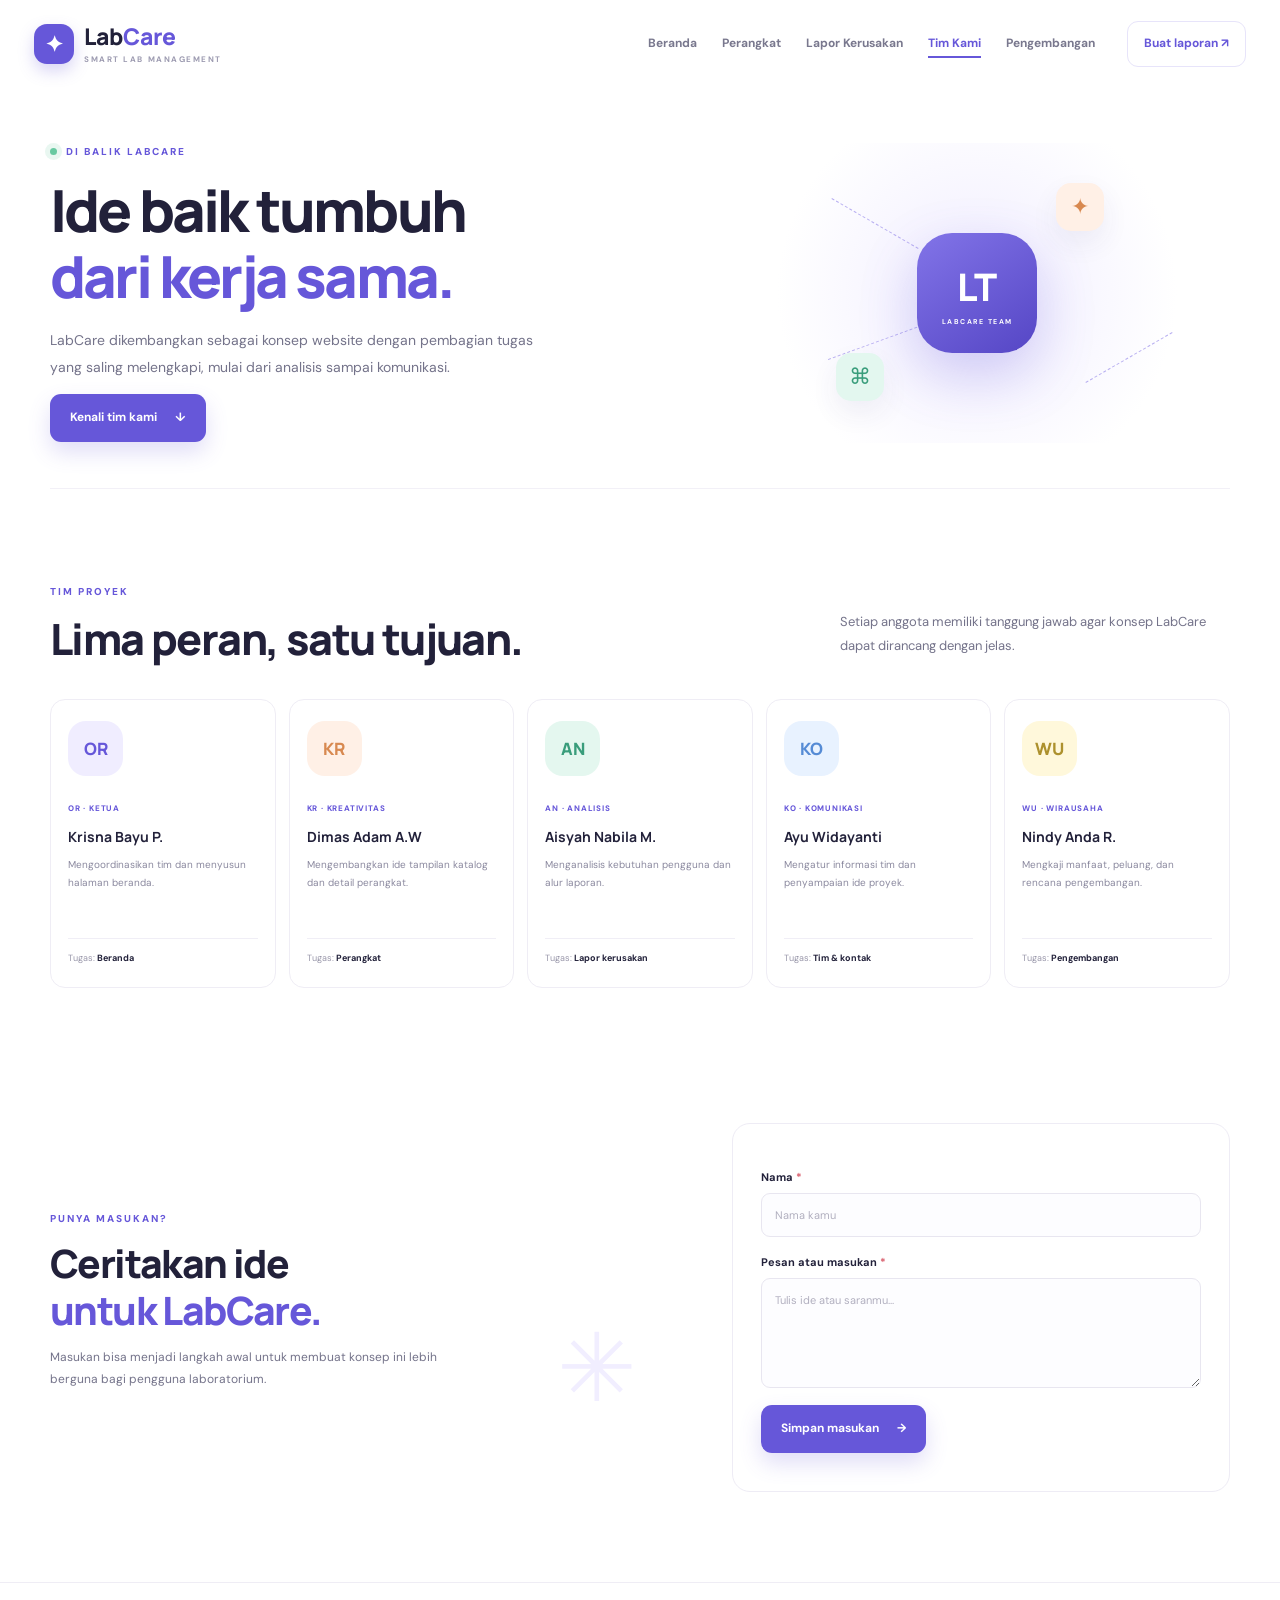
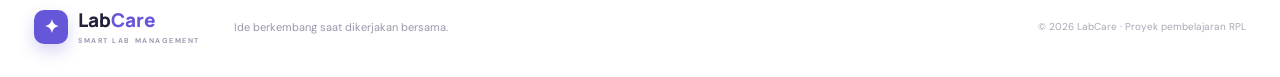
<file: presentasi-kontak.html>
<!DOCTYPE html>
<html lang="id">

<head>
    <meta charset="UTF-8">
    <meta name="viewport" content="width=device-width, initial-scale=1.0">
    <title>Tim Kami — LabCare</title>
    <link rel="stylesheet" href="style.css">
    <script src="script.js" defer></script>
</head>

<body>
    <header class="site-header"><a class="brand" href="index.html"><span
                class="brand-mark">✦</span><span>Lab<span>Care</span><small>SMART LAB
                    MANAGEMENT</small></span></a><button class="menu-toggle" aria-label="Buka menu"
            aria-expanded="false">☰</button>
        <nav class="nav-links"><a href="index.html">Beranda</a><a href="tampilan-aplikasi.html">Perangkat</a><a
                href="lapor-kerusakan.html">Lapor Kerusakan</a><a class="active" href="presentasi-kontak.html">Tim
                Kami</a><a href="peluang-pengembangan.html">Pengembangan</a></nav><a class="header-cta"
            href="lapor-kerusakan.html">Buat laporan <span>↗</span></a>
    </header>
    <main>
        <section class="page-hero section-wrap">
            <div>
                <div class="eyebrow"><span class="pulse-dot"></span> DI BALIK LABCARE</div>
                <h1>Ide baik tumbuh<br><span>dari kerja sama.</span></h1>
                <p>LabCare dikembangkan sebagai konsep website dengan pembagian tugas yang saling melengkapi, mulai dari
                    analisis sampai komunikasi.</p><a class="btn btn-primary" href="#team">Kenali tim kami
                    <span>↓</span></a>
            </div>
            <div class="team-hero-art">
                <div class="team-orb orb-one">✦</div>
                <div class="team-orb orb-two">⌘</div>
                <div class="team-center">LT<span>LABCARE TEAM</span></div>
                <div class="team-line line-one"></div>
                <div class="team-line line-two"></div>
                <div class="team-line line-three"></div>
            </div>
        </section>
        <section class="section-wrap section-pad" id="team">
            <div class="section-heading">
                <div>
                    <div class="eyebrow">TIM PROYEK</div>
                    <h2>Lima peran, satu tujuan.</h2>
                </div>
                <p>Setiap anggota memiliki tanggung jawab agar konsep LabCare dapat dirancang dengan jelas.</p>
            </div>
            <div class="team-grid">
                <article class="team-card">
                    <div class="team-avatar avatar-violet">OR</div><span class="role-tag">OR · KETUA</span>
                    <h3>Krisna Bayu P.</h3>
                    <p>Mengoordinasikan tim dan menyusun halaman beranda.</p>
                    <div class="team-task">Tugas: <b>Beranda</b></div>
                </article>
                <article class="team-card">
                    <div class="team-avatar avatar-peach">KR</div><span class="role-tag">KR · KREATIVITAS</span>
                    <h3>Dimas Adam A.W</h3>
                    <p>Mengembangkan ide tampilan katalog dan detail perangkat.</p>
                    <div class="team-task">Tugas: <b>Perangkat</b></div>
                </article>
                <article class="team-card">
                    <div class="team-avatar avatar-mint">AN</div><span class="role-tag">AN · ANALISIS</span>
                    <h3>Aisyah Nabila M.</h3>
                    <p>Menganalisis kebutuhan pengguna dan alur laporan.</p>
                    <div class="team-task">Tugas: <b>Lapor kerusakan</b></div>
                </article>
                <article class="team-card">
                    <div class="team-avatar avatar-blue">KO</div><span class="role-tag">KO · KOMUNIKASI</span>
                    <h3>Ayu Widayanti</h3>
                    <p>Mengatur informasi tim dan penyampaian ide proyek.</p>
                    <div class="team-task">Tugas: <b>Tim & kontak</b></div>
                </article>
                <article class="team-card">
                    <div class="team-avatar avatar-yellow">WU</div><span class="role-tag">WU · WIRAUSAHA</span>
                    <h3>Nindy Anda R.</h3>
                    <p>Mengkaji manfaat, peluang, dan rencana pengembangan.</p>
                    <div class="team-task">Tugas: <b>Pengembangan</b></div>
                </article>
            </div>
        </section>
        <section class="section-wrap contact-layout">
            <div>
                <div class="eyebrow">PUNYA MASUKAN?</div>
                <h2>Ceritakan ide<br><span>untuk LabCare.</span></h2>
                <p>Masukan bisa menjadi langkah awal untuk membuat konsep ini lebih berguna bagi pengguna laboratorium.
                </p>
                <div class="contact-decoration">✳</div>
            </div>
            <form id="feedback-form" class="feedback-form"><label for="feedback-name">Nama <b>*</b></label><input
                    id="feedback-name" required placeholder="Nama kamu"><label for="feedback-message">Pesan atau masukan
                    <b>*</b></label><textarea id="feedback-message" rows="4" minlength="3" required
                    placeholder="Tulis ide atau saranmu..."></textarea><button class="btn btn-primary"
                    type="submit">Simpan masukan <span>→</span></button>
                <p class="form-message" id="feedback-status" role="status"></p>
            </form>
        </section>
    </main>
    <footer class="site-footer"><a class="brand footer-brand" href="index.html"><span
                class="brand-mark">✦</span><span>Lab<span>Care</span><small>SMART LAB MANAGEMENT</small></span></a>
        <p>Ide berkembang saat dikerjakan bersama.</p><span>© 2026 LabCare · Proyek pembelajaran RPL</span>
    </footer>
</body>

</html>
</file>
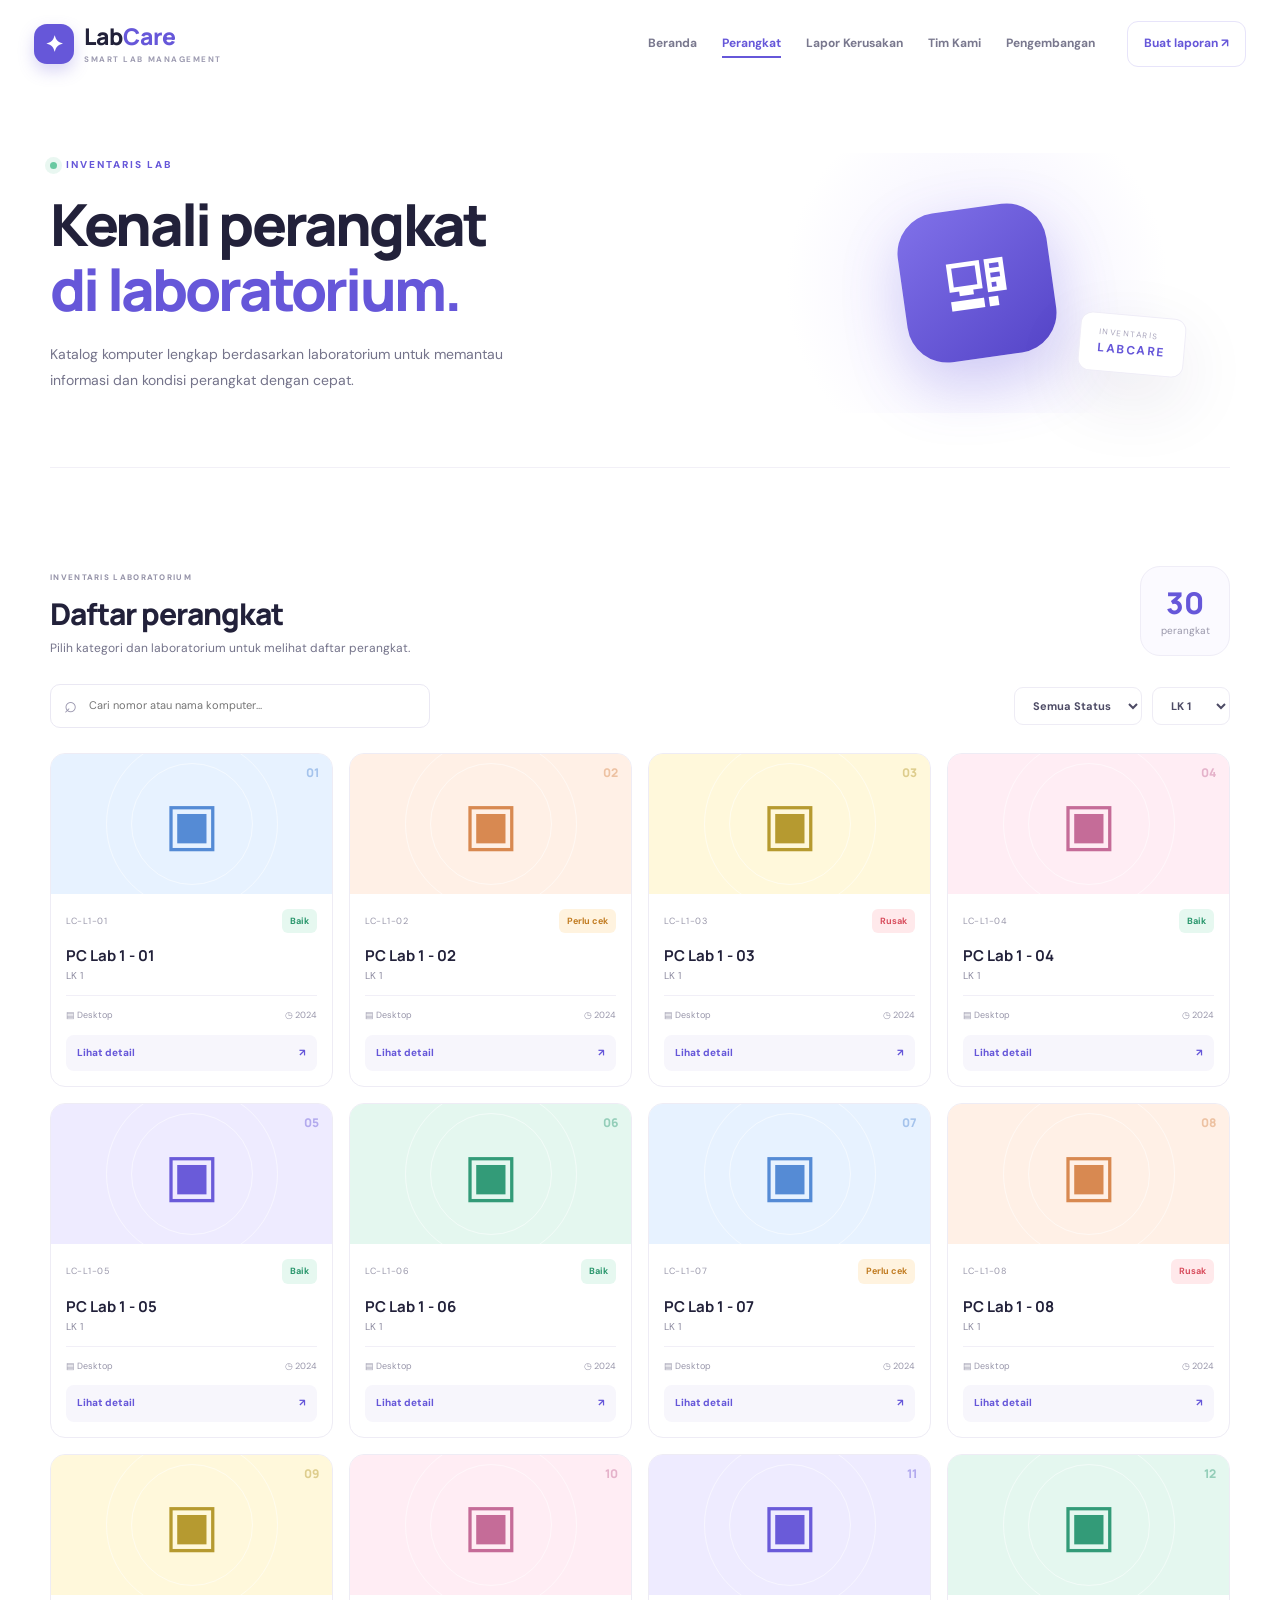
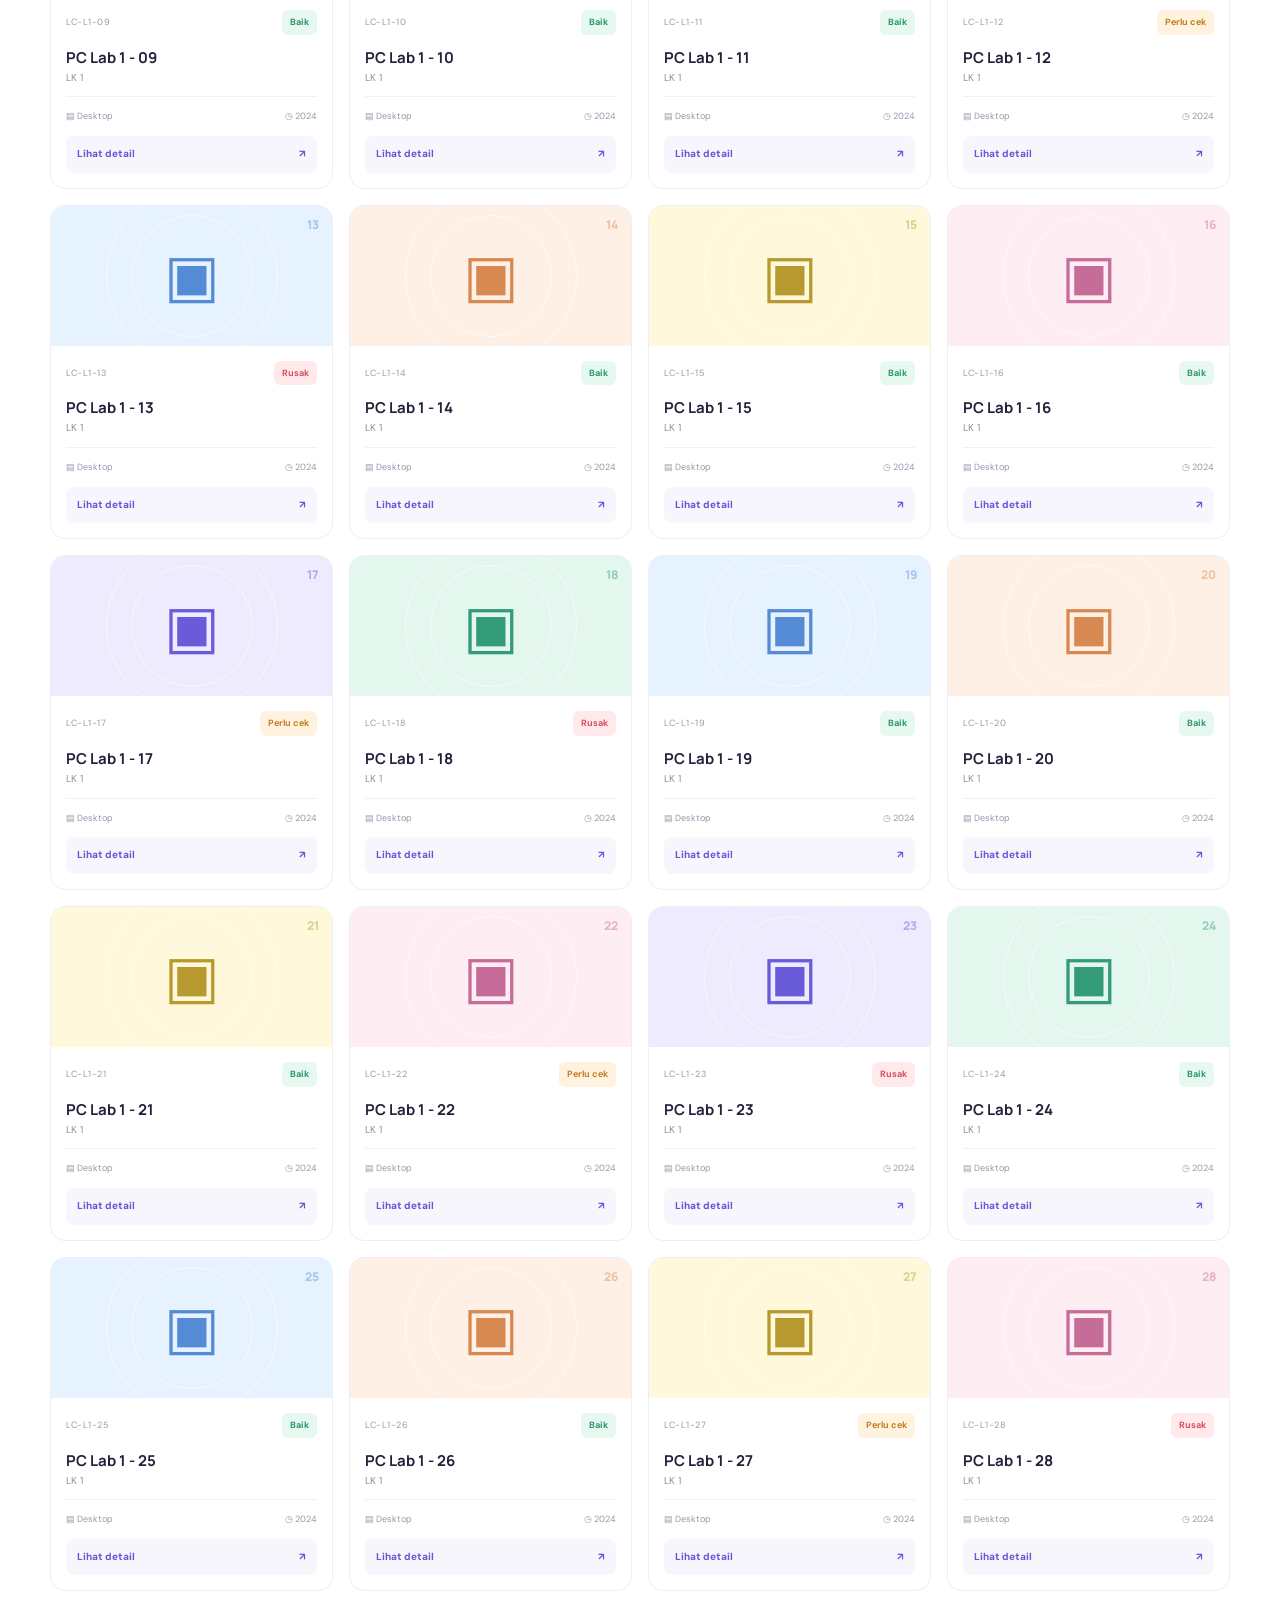
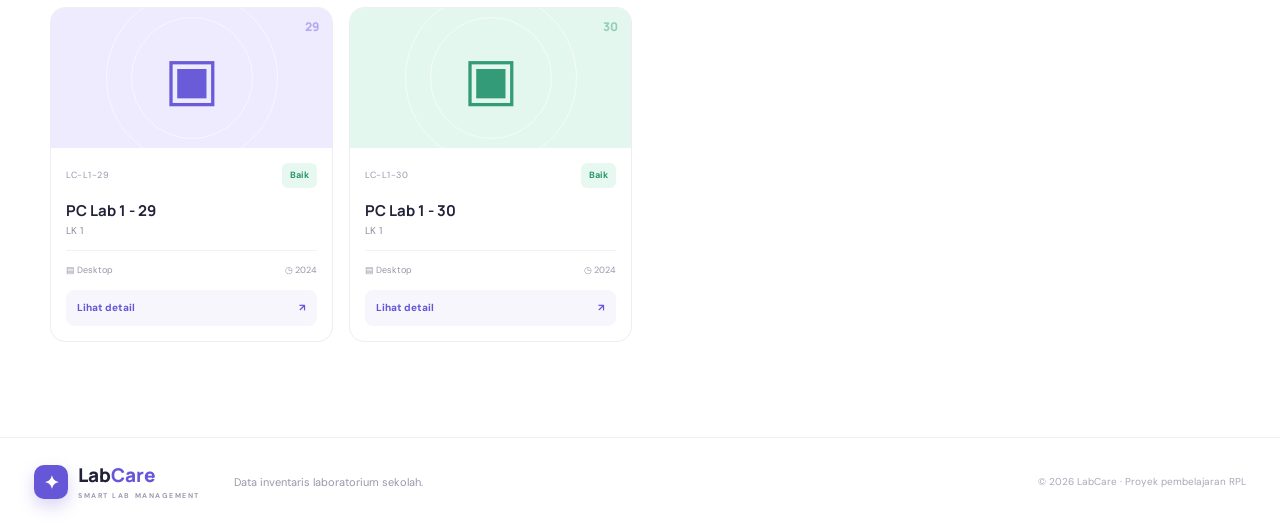
<file: tampilan-aplikasi.html>
<!DOCTYPE html>
<html lang="id">

<head>
    <meta charset="UTF-8">
    <meta name="viewport" content="width=device-width, initial-scale=1.0">
    <title>Perangkat — LabCare</title>
    <link rel="stylesheet" href="style.css">
    <script src="script.js" defer></script>
</head>

<body>
    <header class="site-header"><a class="brand" href="index.html"><span
                class="brand-mark">✦</span><span>Lab<span>Care</span><small>SMART LAB
                    MANAGEMENT</small></span></a><button class="menu-toggle" aria-label="Buka menu"
            aria-expanded="false">☰</button>
        <nav class="nav-links"><a href="index.html">Beranda</a><a class="active"
                href="tampilan-aplikasi.html">Perangkat</a><a href="lapor-kerusakan.html">Lapor Kerusakan</a><a
                href="presentasi-kontak.html">Tim Kami</a><a href="peluang-pengembangan.html">Pengembangan</a></nav><a
            class="header-cta" href="lapor-kerusakan.html">Buat laporan <span>↗</span></a>
    </header>
    <main>
        <section class="page-hero section-wrap">
            <div>
                <div class="eyebrow"><span class="pulse-dot"></span> INVENTARIS LAB</div>
                <h1>Kenali perangkat<br><span>di laboratorium.</span></h1>
                <p>Katalog komputer lengkap berdasarkan laboratorium untuk memantau informasi dan kondisi perangkat
                    dengan cepat.</p>
            </div>
            <div class="page-hero-art">
                <div class="hero-icon-large">🖳</div>
                <div class="orbit-label">INVENTARIS<br><b>LABCARE</b></div>
            </div>
        </section>
        <section class="section-wrap section-pad">
            <div class="inventory-summary">
                <div><small>INVENTARIS LABORATORIUM</small>
                    <h2>Daftar perangkat</h2>
                    <p>Pilih kategori dan laboratorium untuk melihat daftar perangkat.</p>
                </div>
                <div class="summary-count"><strong id="device-count">0</strong><span>perangkat</span></div>
            </div>

            <!-- Filter Bar Diperbarui dengan Kotak Pilihan Kategori & Lab -->
            <div class="filter-bar filter-bar-labs">
                <div class="search-box"><span>⌕</span><input id="device-search" type="search"
                        placeholder="Cari nomor atau nama komputer..."></div>

                <div class="filter-dropdown-group">
                    <!-- Kotak Pilihan Kategori Status -->
                    <select id="category-select" class="filter-select">
                        <option value="Semua">Semua Status</option>
                        <option value="Baik">Baik</option>
                        <option value="Perlu cek">Perlu cek</option>
                        <option value="Rusak">Rusak</option>
                    </select>

                    <!-- Kotak Pilihan Laboratorium -->
                    <select id="lab-select" class="filter-select">
                        <option value="Lab 1">LK 1</option>
                        <option value="Lab 2">LK 2</option>
                        <option value="Lab 3">LK 3</option>
                        <option value="Lab 4">LK 4</option>
                        <option value="Lab 5">LK 5</option>
                        <option value="Lab 6">LK 6</option>
                        <option value="Lab 7">LK 7</option>
                        <option value="Lab 8">LK 8</option>
                        <option value="Lab 9">LK 9</option>
                        <option value="Lab 10">LK 10</option>
                    </select>
                </div>
            </div>

            <!-- Grid Perangkat (Lab 1 s.d 9 memiliki 30+ PC, Lab 10 Kosong) -->
            <div class="device-grid" id="device-grid">
                <!-- SCRIPT.JS AKAN MENGISI 30 PC UNTUK LAB 1-9 DAN MENGOSONGKAN LAB 10 SECARA DINAMIS -->
            </div>

            <div class="empty-state" id="empty-state" hidden>Tidak ada perangkat yang ditemukan pada laboratorium atau
                filter ini.</div>
        </section>
        <div class="modal-backdrop" id="detail-modal" hidden>
            <section class="detail-modal" role="dialog" aria-modal="true" aria-labelledby="modal-title"><button
                    class="modal-close" aria-label="Tutup">×</button>
                <div class="modal-icon">🖳</div>
                <div class="eyebrow">DETAIL PERANGKAT</div>
                <h2 id="modal-title">PC LK</h2>
                <p id="modal-description">Informasi perangkat laboratorium.</p>
                <div class="modal-info" id="modal-info"></div><a class="btn btn-primary"
                    href="lapor-kerusakan.html">Laporkan masalah <span>→</span></a>
            </section>
        </div>
    </main>
    <footer class="site-footer"><a class="brand footer-brand" href="index.html"><span
                class="brand-mark">✦</span><span>Lab<span>Care</span><small>SMART LAB MANAGEMENT</small></span></a>
        <p>Data inventaris laboratorium sekolah.</p><span>© 2026 LabCare · Proyek pembelajaran RPL</span>
    </footer>
</body>

</html>
</file>
<file: style.css>
@import url('https://fonts.googleapis.com/css2?family=DM+Sans:wght@400;500;600;700&family=Manrope:wght@400;500;600;700;800&display=swap');

:root {
    --ink: #22213a;
    --muted: #74738a;
    --purple: #6657d9;
    --purple-dark: #5143c1;
    --lilac: #f0edff;
    --mint: #e4f7ef;
    --peach: #fff0e6;
    --blue: #e8f2ff;
    --line: #eeedf4;
    --white: #fff;
    --shadow: 0 24px 70px rgba(46, 38, 100, .10)
}

* {
    box-sizing: border-box
}

html {
    scroll-behavior: smooth
}

body {
    margin: 0;
    background: #fff;
    color: var(--ink);
    font-family: 'DM Sans', sans-serif;
    font-size: 15px;
    line-height: 1.65;
    animation: fadeInPage 0.8s ease-out;
}

/* --- ANIMASI UTAMA HALAMAN --- */
@keyframes fadeInPage {
    from {
        opacity: 0;
        transform: translateY(12px);
    }
    to {
        opacity: 1;
        transform: translateY(0);
    }
}

@keyframes floatAnim {
    0%, 100% { transform: translateY(0px) rotate(0deg); }
    50% { transform: translateY(-8px) rotate(1deg); }
}

@keyframes pulseGlow {
    0%, 100% { opacity: 0.6; transform: scale(1); }
    50% { opacity: 1; transform: scale(1.05); }
}

@keyframes spinSlow {
    from { transform: rotate(0deg); }
    to { transform: rotate(360deg); }
}

a {
    color: inherit;
    text-decoration: none;
    transition: color 0.2s ease;
}

button,
input,
textarea,
select {
    font: inherit
}

button,
a {
    -webkit-tap-highlight-color: transparent
}

.site-header {
    height: 88px;
    max-width: 1320px;
    margin: auto;
    padding: 0 34px;
    display: flex;
    align-items: center;
    gap: 32px;
    position: relative;
    z-index: 10;
    background: #fff;
    animation: slideDown 0.6s ease-out;
}

@keyframes slideDown {
    from { transform: translateY(-20px); opacity: 0; }
    to { transform: translateY(0); opacity: 1; }
}

.brand {
    display: flex;
    align-items: center;
    gap: 10px;
    font-family: Manrope, sans-serif;
    font-weight: 800;
    font-size: 23px;
    line-height: 1.1;
    white-space: nowrap;
    transition: transform 0.3s ease;
}

.brand:hover {
    transform: scale(1.02);
}

.brand>span:last-child>span {
    color: var(--purple)
}

.brand small {
    display: block;
    font: 700 8px 'DM Sans', sans-serif;
    letter-spacing: 1.55px;
    color: #9c9ab0;
    margin-top: 5px
}

.brand-mark {
    width: 40px;
    height: 40px;
    border-radius: 13px;
    background: var(--purple);
    display: grid;
    place-items: center;
    color: #fff;
    font-size: 22px;
    box-shadow: 0 7px 16px #6657d940;
    animation: pulseGlow 3s infinite ease-in-out;
}

.nav-links {
    display: flex;
    align-items: center;
    justify-content: center;
    gap: 25px;
    margin-left: auto
}

.nav-links a {
    font-size: 12px;
    font-weight: 700;
    color: #79788e;
    transition: all 0.3s cubic-bezier(0.4, 0, 0.2, 1);
    white-space: nowrap;
    position: relative;
}

.nav-links a::after {
    content: '';
    position: absolute;
    width: 0;
    height: 2px;
    bottom: -4px;
    left: 0;
    background-color: var(--purple);
    transition: width 0.3s ease;
}

.nav-links a:hover::after,
.nav-links a.active::after {
    width: 100%;
}

.nav-links a:hover,
.nav-links a.active {
    color: var(--purple)
}

.header-cta {
    padding: 12px 16px;
    border: 1px solid #e7e4fa;
    border-radius: 11px;
    color: var(--purple);
    font-size: 12px;
    font-weight: 700;
    white-space: nowrap;
    transition: all 0.3s ease;
}

.header-cta:hover {
    background: var(--purple);
    color: white;
    box-shadow: 0 8px 20px rgba(102, 87, 217, 0.3);
    transform: translateY(-2px);
}

.menu-toggle {
    display: none;
    border: 0;
    background: var(--lilac);
    color: var(--purple);
    border-radius: 9px;
    padding: 8px 12px;
    font-size: 20px;
    cursor: pointer;
}

.section-wrap {
    width: min(1180px, calc(100% - 64px));
    margin: 0 auto
}

.hero {
    min-height: 650px;
    display: grid;
    grid-template-columns: .9fr 1.1fr;
    align-items: center;
    gap: 28px;
    padding-top: 40px;
    padding-bottom: 68px
}

.eyebrow {
    font-size: 10px;
    letter-spacing: 2px;
    font-weight: 800;
    color: var(--purple);
    display: flex;
    align-items: center;
    gap: 9px
}

.pulse-dot {
    width: 7px;
    height: 7px;
    border-radius: 50%;
    background: #68c9a1;
    box-shadow: 0 0 0 5px #68c9a125;
    animation: pulseGlow 2s infinite;
}

.hero h1,
.page-hero h1 {
    font: 800 clamp(42px, 5.1vw, 66px)/1.13 Manrope, sans-serif;
    letter-spacing: -2.8px;
    margin: 22px 0 19px;
    animation: slideUp 0.8s ease-out;
}

@keyframes slideUp {
    from { opacity: 0; transform: translateY(25px); }
    to { opacity: 1; transform: translateY(0); }
}

.hero h1 span,
.page-hero h1 span,
.section-heading h2 span,
.form-intro h2 span,
.contact-layout h2 span {
    color: var(--purple)
}

.hero-text,
.page-hero p {
    max-width: 490px;
    color: var(--muted);
    font-size: 15px;
    line-height: 1.9;
    animation: slideUp 1s ease-out;
}

.hero-actions {
    display: flex;
    align-items: center;
    gap: 12px;
    flex-wrap: wrap;
    margin-top: 30px
}

.btn {
    border: 0;
    display: inline-flex;
    align-items: center;
    justify-content: center;
    gap: 18px;
    padding: 14px 20px;
    border-radius: 11px;
    font-size: 12px;
    font-weight: 700;
    cursor: pointer;
    transition: all 0.3s cubic-bezier(0.4, 0, 0.2, 1);
}

.btn:hover {
    transform: translateY(-3px);
    box-shadow: 0 10px 25px rgba(102, 87, 217, 0.25);
}

.btn-primary {
    background: var(--purple);
    color: #fff;
    box-shadow: 0 10px 22px #6657d933
}

.btn-primary:hover {
    background: var(--purple-dark);
    box-shadow: 0 15px 30px #6657d955
}

.btn-ghost {
    background: #f7f6fb;
    color: #4d4b65;
    transition: all 0.3s ease;
}

.btn-ghost:hover {
    background: #eae6f8;
    color: var(--purple);
}

.play-icon {
    display: grid;
    place-items: center;
    background: #fff;
    border-radius: 50%;
    width: 25px;
    height: 25px;
    color: var(--purple);
    transition: transform 0.3s ease;
}

.btn-ghost:hover .play-icon {
    transform: scale(1.1);
}

.hero-proof {
    display: flex;
    align-items: center;
    gap: 12px;
    margin-top: 40px
}

.avatar-stack {
    display: flex;
    padding-left: 3px
}

.avatar-stack span {
    display: grid;
    place-items: center;
    width: 31px;
    height: 31px;
    margin-left: -4px;
    background: #f0edff;
    border: 2px solid white;
    border-radius: 50%;
    font-size: 15px;
    transition: transform 0.2s ease;
}

.avatar-stack span:hover {
    transform: translateY(-3px) scale(1.1);
    z-index: 2;
}

.hero-proof strong,
.hero-proof small {
    display: block
}

.hero-proof strong {
    font-size: 11px
}

.hero-proof small {
    font-size: 10px;
    color: #9997aa
}

.hero-art {
    height: 490px;
    position: relative;
    display: flex;
    align-items: center;
    justify-content: center
}

.art-glow {
    position: absolute;
    width: 410px;
    height: 410px;
    border-radius: 50%;
    background: radial-gradient(circle, #eeebff 0, #f8f6ff 55%, transparent 72%);
    animation: pulseGlow 6s infinite alternate;
}

.art-orbit {
    position: absolute;
    width: 430px;
    height: 430px;
    border: 1px dashed #d9d3fa;
    border-radius: 50%;
    animation: spinSlow 30s linear infinite;
}

.dashboard-window {
    z-index: 1;
    width: min(430px, 90%);
    padding: 0 22px 22px;
    background: #fff;
    border: 1px solid #efedf7;
    border-radius: 20px;
    box-shadow: 0 30px 90px #49417d1a;
    transform: rotate(-2deg);
    animation: floatAnim 6s ease-in-out infinite;
}

.window-top {
    height: 43px;
    display: flex;
    align-items: center;
    justify-content: space-between;
    border-bottom: 1px solid #f0eef6;
    font-size: 9px;
    color: #a2a0b4
}

.window-dots {
    display: flex;
    gap: 4px
}

.window-dots i {
    width: 6px;
    height: 6px;
    border-radius: 50%;
    background: #e5e2f2
}

.window-dots i:first-child {
    background: #edb4bf
}

.window-dots i:nth-child(2) {
    background: #f3d38a
}

.window-dots i:nth-child(3) {
    background: #9ddbc2
}

.live-label {
    font-size: 7px;
    color: #4ab38b;
    font-weight: 800;
    animation: pulseGlow 1.5s infinite;
}

.mini-welcome {
    display: flex;
    align-items: center;
    justify-content: space-between;
    padding: 18px 0 13px
}

.mini-welcome small,
.inventory-summary small {
    font-size: 8px;
    letter-spacing: 1.3px;
    color: #9694a9;
    font-weight: 800
}

.mini-welcome h3 {
    font: 700 19px Manrope;
    margin: 5px 0 0
}

.mini-welcome p {
    font-size: 10px;
    color: #9997aa;
    margin: 2px 0
}

.mini-logo {
    width: 38px;
    height: 38px;
    background: var(--lilac);
    color: var(--purple);
    display: grid;
    place-items: center;
    border-radius: 12px;
    font-size: 22px;
    transition: transform 0.3s ease;
}

.mini-logo:hover {
    transform: rotate(15deg) scale(1.1);
}

.stat-grid {
    display: grid;
    grid-template-columns: repeat(2, 1fr);
    gap: 9px
}

.stat-card {
    position: relative;
    padding: 12px;
    border: 1px solid #f0eef7;
    border-radius: 12px;
    min-height: 110px;
    transition: all 0.3s ease;
}

.stat-card:hover {
    border-color: var(--purple);
    transform: translateY(-3px);
    box-shadow: 0 8px 20px rgba(102, 87, 217, 0.08);
}

.stat-icon {
    display: grid;
    place-items: center;
    width: 27px;
    height: 27px;
    border-radius: 8px;
    font-size: 14px;
    margin-bottom: 8px
}

.violet {
    background: var(--lilac);
    color: var(--purple)
}

.mint {
    background: var(--mint);
    color: #399d7b
}

.orange {
    background: var(--peach);
    color: #d98750
}

.blue {
    background: var(--blue);
    color: #528cd6
}

.stat-card small,
.stat-card strong,
.stat-card em {
    display: block
}

.stat-card small {
    font-size: 9px;
    color: #89879d
}

.stat-card strong {
    font: 800 23px Manrope;
    margin: 0 0 2px
}

.stat-card em {
    font-style: normal;
    font-size: 8px;
    color: #a09eb1
}

.green-text {
    color: #38a57d !important
}

.orange-text {
    color: #d88950 !important
}

.device-preview {
    margin-top: 14px;
    padding: 13px;
    border: 1px solid #f0eef7;
    border-radius: 12px
}

.device-title {
    display: flex;
    justify-content: space-between;
    font-size: 10px;
    margin-bottom: 8px
}

.device-title a {
    color: var(--purple);
    font-size: 9px
}

.device-row {
    display: flex;
    align-items: center;
    gap: 9px;
    padding: 8px 0;
    border-top: 1px solid #f4f2f8;
    transition: background 0.2s ease;
}

.device-row:hover {
    background: #faf9fd;
    padding-left: 4px;
    border-radius: 6px;
}

.device-symbol {
    width: 28px;
    height: 28px;
    background: var(--lilac);
    color: var(--purple);
    border-radius: 8px;
    display: grid;
    place-items: center
}

.device-symbol.purple {
    background: var(--mint);
    color: #339c7b
}

.device-row>div {
    flex: 1
}

.device-row strong,
.device-row small {
    display: block
}

.device-row strong {
    font-size: 10px
}

.device-row small {
    font-size: 8px;
    color: #9997aa
}

.status {
    font-size: 9px;
    font-weight: 700;
    padding: 5px 8px;
    border-radius: 6px;
    white-space: nowrap
}

.status-good {
    background: #e6f8f0;
    color: #29966c
}

.status-check {
    background: #fff3df;
    color: #c17c22
}

.status-broken {
    background: #ffe9eb;
    color: #d84d5d
}

.floating-note {
    position: absolute;
    z-index: 2;
    display: flex;
    align-items: center;
    gap: 10px;
    background: white;
    border: 1px solid #f0eef7;
    border-radius: 13px;
    padding: 12px 15px;
    box-shadow: 0 15px 40px #3e356b16;
    animation: floatAnim 5s ease-in-out infinite;
}

.floating-note>span {
    width: 30px;
    height: 30px;
    border-radius: 9px;
    background: var(--mint);
    display: grid;
    place-items: center;
    color: #399d7b
}

.floating-note strong,
.floating-note small {
    display: block
}

.floating-note strong {
    font-size: 10px
}

.floating-note small {
    font-size: 9px;
    color: #9997aa
}

.note-top {
    top: 64px;
    right: -3px;
    animation-delay: 1s;
}

.note-bottom {
    bottom: 45px;
    left: -5px;
    animation-delay: 2.5s;
}

.note-bottom>span {
    background: #fff0e6;
    color: #d98750
}

.trust-strip {
    border-top: 1px solid #f0eef6;
    border-bottom: 1px solid #f0eef6;
    display: flex;
    justify-content: center;
    gap: clamp(25px, 6vw, 90px);
    padding: 22px 24px;
    flex-wrap: wrap;
    color: #77758c;
    font-size: 11px;
    font-weight: 700
}

.trust-strip span {
    color: var(--purple);
    margin-right: 8px;
    font-size: 16px;
    display: inline-block;
    transition: transform 0.3s ease;
}

.trust-strip div:hover span {
    transform: scale(1.3) rotate(15deg);
}

.section-pad {
    padding-top: 95px;
    padding-bottom: 95px
}

.section-heading {
    display: flex;
    justify-content: space-between;
    align-items: end;
    gap: 35px;
    margin-bottom: 35px
}

.section-heading h2,
.form-intro h2,
.contact-layout h2 {
    font: 800 clamp(30px, 3.7vw, 43px)/1.2 Manrope;
    letter-spacing: -1.6px;
    margin: 12px 0 0
}

.section-heading>p {
    max-width: 390px;
    color: var(--muted);
    font-size: 13px;
    margin: 0 0 5px;
    line-height: 1.9
}

.feature-grid {
    display: grid;
    grid-template-columns: repeat(3, 1fr);
    gap: 18px
}

.feature-card {
    position: relative;
    overflow: hidden;
    border-radius: 17px;
    padding: 27px;
    min-height: 270px;
    transition: all 0.4s cubic-bezier(0.165, 0.84, 0.44, 1);
}

.feature-card:hover {
    transform: translateY(-8px);
    box-shadow: 0 20px 40px rgba(102, 87, 217, 0.12);
}

.feature-lilac {
    background: #f2efff
}

.feature-mint {
    background: #eaf8f1
}

.feature-peach {
    background: #fff1e8
}

.feature-icon {
    display: grid;
    place-items: center;
    width: 43px;
    height: 43px;
    border-radius: 13px;
    background: #fff;
    color: var(--purple);
    font-size: 21px;
    box-shadow: 0 4px 15px #3b2b6910;
    margin-bottom: 24px;
    transition: transform 0.3s ease;
}

.feature-card:hover .feature-icon {
    transform: scale(1.1) rotate(-5deg);
}

.feature-mint .feature-icon {
    color: #319d76
}

.feature-peach .feature-icon {
    color: #d98b50
}

.card-number {
    font-size: 8px;
    letter-spacing: 1.3px;
    font-weight: 800;
    color: #9693b1
}

.feature-card h3 {
    font: 700 19px Manrope;
    margin: 9px 0
}

.feature-card p {
    font-size: 12px;
    line-height: 1.8;
    color: #77758c;
    max-width: 280px
}

.feature-card a {
    font-size: 11px;
    font-weight: 800;
    color: var(--purple);
    display: inline-flex;
    gap: 20px;
    margin-top: 12px;
    transition: gap 0.3s ease;
}

.feature-card a:hover {
    gap: 26px;
}

.feature-decoration {
    position: absolute;
    right: 10px;
    bottom: -28px;
    font-size: 100px;
    color: #6657d90a;
    transform: rotate(-15deg);
    transition: transform 0.4s ease;
}

.feature-card:hover .feature-decoration {
    transform: rotate(0deg) scale(1.1);
}

.cta-band {
    margin-bottom: 85px;
    padding: 30px 38px;
    border-radius: 19px;
    background: linear-gradient(110deg, #6556d8, #8071e9);
    color: white;
    display: flex;
    align-items: center;
    gap: 20px;
    position: relative;
    overflow: hidden;
    box-shadow: 0 15px 35px rgba(101, 86, 216, 0.25);
    transition: transform 0.3s ease;
}

.cta-band:hover {
    transform: scale(1.01);
}

.cta-symbol {
    width: 52px;
    height: 52px;
    display: grid;
    place-items: center;
    border-radius: 15px;
    background: #ffffff25;
    font-size: 25px;
    flex-shrink: 0;
    animation: pulseGlow 2s infinite;
}

.cta-band>div:nth-child(2) {
    flex: 1
}

.cta-band h2 {
    font: 700 21px Manrope;
    margin: 0 0 4px
}

.cta-band p {
    font-size: 12px;
    color: #e4e0ff;
    margin: 0
}

.btn-light {
    background: white;
    color: var(--purple);
    white-space: nowrap;
    transition: all 0.3s ease;
}

.btn-light:hover {
    background: var(--lilac);
    transform: translateY(-2px);
    box-shadow: 0 8px 20px rgba(0,0,0,0.1);
}

.site-footer {
    max-width: 1320px;
    margin: auto;
    border-top: 1px solid #efedf5;
    padding: 27px 34px 32px;
    display: flex;
    align-items: center;
    gap: 24px
}

.footer-brand {
    font-size: 19px
}

.footer-brand .brand-mark {
    width: 34px;
    height: 34px;
    border-radius: 10px;
    font-size: 18px
}

.footer-brand small {
    font-size: 7px
}

.site-footer p {
    font-size: 11px;
    color: #9997aa;
    margin: 0 auto 0 10px
}

.site-footer>span {
    font-size: 10px;
    color: #aaa8b9;
    white-space: nowrap
}

.page-hero {
    display: grid;
    grid-template-columns: 1fr .75fr;
    align-items: center;
    min-height: 380px;
    padding-top: 55px;
    padding-bottom: 45px;
    border-bottom: 1px solid #f2f0f7
}

.page-hero h1 {
    font-size: clamp(40px, 4.7vw, 58px);
    margin-top: 17px
}

.page-hero p {
    max-width: 510px;
    font-size: 14px
}

.page-hero-art {
    height: 260px;
    position: relative;
    display: grid;
    place-items: center;
    background: radial-gradient(circle, #f1eeff 0, transparent 67%)
}

.hero-icon-large {
    width: 150px;
    height: 150px;
    display: grid;
    place-items: center;
    border-radius: 40px;
    background: linear-gradient(145deg, #8071e9, #5545c8);
    color: white;
    font-size: 76px;
    box-shadow: 0 24px 60px #6556d844;
    transform: rotate(-8deg);
    animation: floatAnim 5s ease-in-out infinite;
}

.orbit-label {
    position: absolute;
    right: 9%;
    bottom: 15%;
    background: white;
    padding: 12px 18px;
    border: 1px solid #efedf7;
    border-radius: 12px;
    font-size: 8px;
    letter-spacing: 1.5px;
    color: #aaa6bd;
    box-shadow: var(--shadow);
    transform: rotate(5deg);
    animation: floatAnim 6s ease-in-out infinite reverse;
}

.orbit-label b {
    font-size: 12px;
    color: var(--purple)
}

.inventory-summary {
    display: flex;
    justify-content: space-between;
    align-items: center;
    margin-bottom: 25px
}

.inventory-summary h2 {
    font: 800 30px Manrope;
    letter-spacing: -1px;
    margin: 5px 0
}

.inventory-summary p {
    margin: 0;
    color: var(--muted);
    font-size: 12px
}

.summary-count {
    width: 90px;
    height: 90px;
    border: 1px solid #efedf7;
    border-radius: 20px;
    display: grid;
    align-content: center;
    justify-items: center;
    background: #fbfaff;
    transition: transform 0.3s ease;
}

.summary-count:hover {
    transform: scale(1.05);
    border-color: var(--purple);
}

.summary-count strong {
    font: 800 30px Manrope;
    color: var(--purple)
}

.summary-count span {
    font-size: 10px;
    color: #9997aa
}

.filter-bar {
    display: flex;
    justify-content: space-between;
    gap: 15px;
    align-items: center;
    margin-bottom: 25px
}

.search-box {
    height: 44px;
    border: 1px solid #eae8f3;
    border-radius: 10px;
    display: flex;
    align-items: center;
    gap: 10px;
    padding: 0 13px;
    max-width: 380px;
    flex: 1;
    transition: all 0.3s ease;
}

.search-box:focus-within {
    border-color: var(--purple);
    box-shadow: 0 0 0 3px rgba(102, 87, 217, 0.1);
}

.search-box>span {
    font-size: 22px;
    color: #9895ad
}

.search-box input {
    border: 0;
    outline: 0;
    width: 100%;
    font-size: 11px;
    color: var(--ink)
}

.filter-buttons {
    display: flex;
    gap: 6px;
    flex-wrap: wrap
}

.filter-btn {
    border: 1px solid #eeecf5;
    background: #fff;
    border-radius: 8px;
    padding: 10px 13px;
    color: #77758c;
    font-size: 10px;
    font-weight: 700;
    cursor: pointer;
    transition: all 0.2s ease;
}

.filter-btn.active,
.filter-btn:hover {
    background: var(--purple);
    border-color: var(--purple);
    color: white;
    transform: translateY(-2px);
}

.device-grid {
    display: grid;
    grid-template-columns: repeat(4, 1fr);
    gap: 16px
}

.inventory-card {
    border: 1px solid #eeecf5;
    border-radius: 15px;
    overflow: hidden;
    transition: all 0.3s cubic-bezier(0.165, 0.84, 0.44, 1);
    background: #fff;
    animation: slideUp 0.5s ease-out;
}

.inventory-card:hover {
    transform: translateY(-6px);
    box-shadow: 0 18px 45px rgba(65, 56, 109, 0.15);
    border-color: #d1c9f7;
}

.device-visual {
    height: 140px;
    position: relative;
    display: grid;
    place-items: center;
    overflow: hidden
}

.device-visual:before,
.device-visual:after {
    content: "";
    position: absolute;
    border: 1px solid #ffffff85;
    border-radius: 50%;
    width: 170px;
    height: 170px
}

.device-visual:after {
    width: 120px;
    height: 120px
}

.visual-purple {
    background: #eeebff;
    color: #6a5bd9
}

.visual-mint {
    background: #e4f7ef;
    color: #339b78
}

.visual-blue {
    background: #e7f2ff;
    color: #558bd5
}

.visual-peach {
    background: #fff0e6;
    color: #d88951
}

.visual-yellow {
    background: #fff8db;
    color: #b69a30
}

.visual-pink {
    background: #ffedf4;
    color: #c56c98
}

.device-visual>span {
    z-index: 1;
    font-size: 59px;
    transition: transform 0.3s ease;
}

.inventory-card:hover .device-visual>span {
    transform: scale(1.1) rotate(5deg);
}

.device-visual i {
    position: absolute;
    right: 13px;
    top: 10px;
    font: 800 12px Manrope;
    opacity: .45
}

.inventory-card-body {
    padding: 15px
}

.card-meta {
    display: flex;
    justify-content: space-between;
    align-items: center;
    gap: 5px
}

.card-meta>span:first-child {
    font-size: 9px;
    color: #9997aa;
    letter-spacing: .5px
}

.inventory-card h3 {
    font: 700 15px Manrope;
    margin: 12px 0 2px
}

.inventory-card p {
    font-size: 10px;
    color: #8e8ca1;
    margin: 0
}

.device-spec {
    display: flex;
    justify-content: space-between;
    padding: 12px 0;
    margin-top: 10px;
    border-top: 1px solid #f1eff7;
    color: #9896aa;
    font-size: 9px
}

.detail-btn {
    width: 100%;
    display: flex;
    justify-content: space-between;
    align-items: center;
    border: 0;
    background: #f7f6fc;
    color: var(--purple);
    border-radius: 8px;
    padding: 10px 11px;
    font-size: 10px;
    font-weight: 800;
    cursor: pointer;
    transition: all 0.2s ease;
}

.detail-btn:hover {
    background: var(--purple);
    color: white;
}

.empty-state {
    text-align: center;
    padding: 50px 10px;
    color: var(--muted)
}

.modal-backdrop {
    position: fixed;
    inset: 0;
    z-index: 30;
    background: rgba(32, 27, 61, 0.55);
    backdrop-filter: blur(4px);
    display: grid;
    place-items: center;
    padding: 20px;
    animation: fadeInPage 0.3s ease;
}

.modal-backdrop[hidden] {
    display: none
}

.detail-modal {
    position: relative;
    background: #fff;
    width: min(420px, 100%);
    border-radius: 22px;
    padding: 32px;
    box-shadow: var(--shadow);
    animation: slideUp 0.4s cubic-bezier(0.165, 0.84, 0.44, 1);
}

.modal-close {
    position: absolute;
    right: 17px;
    top: 13px;
    border: 0;
    background: #f3f1fa;
    border-radius: 50%;
    width: 32px;
    height: 32px;
    font-size: 22px;
    cursor: pointer;
    transition: background 0.2s ease, transform 0.2s ease;
}

.modal-close:hover {
    background: #e5e2f2;
    transform: rotate(90deg);
}

.modal-icon {
    width: 54px;
    height: 54px;
    border-radius: 15px;
    background: var(--lilac);
    display: grid;
    place-items: center;
    font-size: 27px;
    color: var(--purple);
    margin-bottom: 20px
}

.detail-modal h2 {
    font: 800 27px Manrope;
    margin: 9px 0
}

.detail-modal>p {
    color: var(--muted);
    font-size: 13px
}

.modal-info {
    border-top: 1px solid var(--line);
    margin: 20px 0;
    padding-top: 12px
}

.modal-info div {
    display: flex;
    justify-content: space-between;
    padding: 8px 0;
    font-size: 12px
}

.modal-info span {
    color: #9694a8
}

.report-hero {
    grid-template-columns: 1fr .7fr
}

.report-points {
    display: grid;
    gap: 13px;
    margin-top: 30px
}

.report-points>div {
    display: flex;
    gap: 13px;
    align-items: center;
    transition: transform 0.2s ease;
}

.report-points>div:hover {
    transform: translateX(5px);
}

.report-points>div>span {
    display: grid;
    place-items: center;
    width: 34px;
    height: 34px;
    border: 1px solid #e8e4fa;
    border-radius: 10px;
    color: var(--purple);
    font-size: 10px;
    font-weight: 800
}

.report-points p {
    margin: 0
}

.report-points b,
.report-points small {
    display: block
}

.report-points b {
    font-size: 12px
}

.report-points small {
    font-size: 10px;
    color: #9694a8
}

.report-side-visual {
    height: 330px;
    position: relative;
    display: grid;
    place-items: center;
    background: radial-gradient(circle, #f1eeff 0, transparent 67%)
}

.report-orbit {
    width: 185px;
    height: 185px;
    border-radius: 50%;
    background: linear-gradient(145deg, #8a7be9, #5a4bc8);
    display: grid;
    place-items: center;
    color: white;
    font-size: 72px;
    box-shadow: 0 25px 60px #6657d944;
    animation: floatAnim 6s ease-in-out infinite;
}

.report-note {
    position: absolute;
    right: 0;
    bottom: 0;
    width: 215px;
    background: white;
    border: 1px solid #efedf7;
    border-radius: 16px;
    padding: 19px;
    box-shadow: var(--shadow);
    transform: rotate(2deg);
    animation: floatAnim 5s ease-in-out infinite reverse;
}

.report-note h3 {
    font: 800 20px/1.2 Manrope;
    margin: 13px 0 6px
}

.report-note p {
    font-size: 10px;
    color: #9290a5;
    margin: 0
}

.note-lines {
    display: grid;
    gap: 5px;
    margin-top: 14px
}

.note-lines i {
    height: 5px;
    border-radius: 5px;
    background: #f0eef7
}

.note-lines i:nth-child(2) {
    width: 75%
}

.note-lines i:nth-child(3) {
    width: 55%
}

.report-layout {
    display: grid;
    grid-template-columns: .8fr 1.2fr;
    gap: 65px;
    align-items: start
}

.form-intro h2 {
    font-size: 35px
}

.form-intro>p {
    font-size: 12px;
    color: var(--muted);
    line-height: 1.9;
    margin: 20px 0
}

.form-intro>p b,
.report-form label b,
.feedback-form label b {
    color: #d85c6b
}

.help-card {
    display: flex;
    gap: 12px;
    padding: 16px;
    background: #f7f5ff;
    border-radius: 13px;
    margin-top: 25px;
    transition: transform 0.2s ease;
}

.help-card:hover {
    transform: translateY(-2px);
}

.help-icon {
    width: 26px;
    height: 26px;
    flex-shrink: 0;
    border-radius: 50%;
    display: grid;
    place-items: center;
    background: #e6e0ff;
    color: var(--purple);
    font-weight: 800
}

.help-card b {
    font-size: 11px
}

.help-card p {
    font-size: 10px;
    color: #85839a;
    line-height: 1.8;
    margin: 4px 0 0
}

.privacy-note {
    display: flex;
    gap: 8px;
    font-size: 10px;
    color: #9694a8;
    margin-top: 18px
}

.privacy-note:first-letter {
    color: var(--purple)
}

.report-form,
.feedback-form {
    border: 1px solid #eeecf5;
    border-radius: 18px;
    padding: 28px;
    box-shadow: 0 16px 45px #40366b08;
    background: white;
}

.form-topline {
    display: flex;
    justify-content: space-between;
    border-bottom: 1px solid #f0eef6;
    padding-bottom: 15px;
    margin-bottom: 22px;
    font-size: 9px;
    letter-spacing: 1px;
    font-weight: 800;
    color: var(--purple)
}

.required-note {
    color: #a09eb0;
    font-weight: 500;
    letter-spacing: 0
}

.report-form label,
.feedback-form label {
    display: block;
    font-size: 11px;
    font-weight: 700;
    margin: 16px 0 7px
}

.report-form input,
.report-form textarea,
.report-form select,
.feedback-form input,
.feedback-form textarea {
    display: block;
    width: 100%;
    border: 1px solid #e8e6f0;
    border-radius: 9px;
    padding: 12px 13px;
    background: #fdfdff;
    outline: 0;
    color: var(--ink);
    font-size: 11px;
    transition: all 0.2s ease;
}

.report-form input:focus,
.report-form textarea:focus,
.report-form select:focus,
.feedback-form input:focus,
.feedback-form textarea:focus {
    border-color: #9a8ff0;
    box-shadow: 0 0 0 3px #6657d916;
    background: white;
}

.report-form input::placeholder,
.report-form textarea::placeholder,
.feedback-form input::placeholder,
.feedback-form textarea::placeholder {
    color: #b1afbf
}

.report-form textarea,
.feedback-form textarea {
    resize: vertical;
    min-height: 110px
}

.form-row {
    display: grid;
    grid-template-columns: 1fr 1fr;
    gap: 14px
}

.form-bottom {
    display: flex;
    align-items: center;
    justify-content: space-between;
    gap: 10px;
    margin-top: 20px
}

.form-bottom>span {
    font-size: 9px;
    color: #a09eb0
}

.form-message {
    font-size: 11px;
    color: #29966c;
    margin: 10px 0 0
}

.saved-reports {
    padding-bottom: 85px
}

.saved-reports .section-heading {
    margin-bottom: 20px
}

.saved-reports .section-heading h2 {
    font-size: 30px
}

.text-button {
    border: 0;
    background: transparent;
    color: #9b98ad;
    font-size: 10px;
    cursor: pointer;
    transition: color 0.2s ease;
}

.text-button:hover {
    color: var(--purple);
    text-decoration: underline;
}

.reports-list {
    display: grid;
    gap: 10px
}

.report-item {
    display: grid;
    grid-template-columns: 1fr auto;
    gap: 10px;
    border: 1px solid var(--line);
    border-radius: 12px;
    padding: 16px;
    transition: transform 0.2s ease, border-color 0.2s ease;
}

.report-item:hover {
    transform: translateY(-2px);
    border-color: #d1c9f7;
}

.report-item h3 {
    font-size: 13px;
    margin: 0 0 4px
}

.report-item p {
    font-size: 11px;
    color: var(--muted);
    margin: 3px 0
}

.report-item small {
    font-size: 9px;
    color: #aaa8b9
}

.empty-report {
    font-size: 12px;
    color: #9997aa;
    background: #faf9fd;
    border-radius: 12px;
    padding: 24px;
    text-align: center
}

.team-hero-art {
    height: 300px;
    position: relative;
    display: grid;
    place-items: center;
    background: radial-gradient(circle, #f0edff 0, transparent 68%)
}

.team-center {
    z-index: 2;
    width: 120px;
    height: 120px;
    border-radius: 35px;
    display: grid;
    place-content: center;
    justify-items: center;
    background: linear-gradient(145deg, #8274e8, #5546c5);
    color: #fff;
    font: 800 38px Manrope;
    box-shadow: 0 22px 55px #6657d944;
    animation: floatAnim 5s ease-in-out infinite;
}

.team-center span {
    font: 700 7px 'DM Sans';
    letter-spacing: 1.5px;
    margin-top: 5px
}

.team-orb {
    position: absolute;
    z-index: 3;
    width: 48px;
    height: 48px;
    border-radius: 15px;
    display: grid;
    place-items: center;
    font-size: 22px;
    box-shadow: 0 12px 28px #3d326b12;
    animation: floatAnim 4s ease-in-out infinite;
}

.orb-one {
    top: 40px;
    right: 25%;
    background: #fff0e6;
    color: #d88950
}

.orb-two {
    bottom: 42px;
    left: 22%;
    background: #e3f7ef;
    color: #399d7b;
    animation-delay: 2s;
}

.team-line {
    position: absolute;
    width: 100px;
    border-top: 1px dashed #b9b0f1;
    transform: rotate(30deg)
}

.line-one {
    top: 80px;
    left: 20%
}

.line-two {
    right: 10%;
    bottom: 85px;
    transform: rotate(-30deg)
}

.line-three {
    left: 20%;
    bottom: 100px;
    transform: rotate(-20deg)
}

.team-grid {
    display: grid;
    grid-template-columns: repeat(5, 1fr);
    gap: 13px
}

.team-card {
    padding: 21px 17px;
    border: 1px solid #efedf5;
    border-radius: 15px;
    transition: all 0.3s ease;
    background: white;
}

.team-card:hover {
    transform: translateY(-5px);
    box-shadow: 0 15px 35px #40366b0e;
    border-color: var(--purple);
}

.team-avatar {
    width: 55px;
    height: 55px;
    border-radius: 18px;
    display: grid;
    place-items: center;
    font: 800 17px Manrope;
    margin-bottom: 18px;
    transition: transform 0.3s ease;
}

.team-card:hover .team-avatar {
    transform: scale(1.1) rotate(5deg);
}

.avatar-violet {
    background: var(--lilac);
    color: var(--purple)
}

.avatar-peach {
    background: var(--peach);
    color: #d88950
}

.avatar-mint {
    background: var(--mint);
    color: #399d7b
}

.avatar-blue {
    background: var(--blue);
    color: #558bd5
}

.avatar-yellow {
    background: #fff8db;
    color: #ad912d
}

.role-tag {
    font-size: 8px;
    letter-spacing: .8px;
    color: var(--purple);
    font-weight: 800
}

.team-card h3 {
    font: 700 14px Manrope;
    margin: 8px 0
}

.team-card p {
    font-size: 10px;
    line-height: 1.8;
    color: #8b899f;
    min-height: 72px
}

.team-task {
    border-top: 1px solid #f0eef6;
    padding-top: 12px;
    font-size: 9px;
    color: #9997aa
}

.team-task b {
    color: var(--ink)
}

.contact-layout {
    display: grid;
    grid-template-columns: 1fr .8fr;
    gap: 60px;
    align-items: center;
    padding: 40px 0 90px
}

.contact-layout>div {
    position: relative
}

.contact-layout h2 {
    font-size: 39px
}

.contact-layout>div>p {
    font-size: 12px;
    color: var(--muted);
    max-width: 390px;
    line-height: 1.9
}

.contact-decoration {
    font-size: 95px;
    color: #f1eeff;
    position: absolute;
    right: 35px;
    bottom: -45px;
    z-index: -1;
    animation: pulseGlow 4s infinite alternate;
}

.feedback-form {
    box-shadow: none
}

.feedback-form .btn {
    margin-top: 17px
}

.growth-art {
    height: 290px;
    position: relative;
    display: grid;
    place-items: center;
    background: radial-gradient(circle, #f0edff 0, transparent 68%)
}

.growth-ring {
    position: absolute;
    border: 1px dashed #bdb4f4;
    border-radius: 50%
}

.ring-a {
    width: 230px;
    height: 230px;
    animation: spinSlow 25s linear infinite;
}

.ring-b {
    width: 165px;
    height: 165px;
    border-style: solid;
    border-color: #e3defb;
    animation: spinSlow 20s linear infinite reverse;
}

.growth-center {
    z-index: 1;
    width: 110px;
    height: 110px;
    border-radius: 33px;
    background: linear-gradient(145deg, #8274e8, #5546c5);
    display: grid;
    place-content: center;
    justify-items: center;
    color: white;
    font-size: 44px;
    box-shadow: 0 20px 45px #6657d944;
    animation: floatAnim 4s ease-in-out infinite;
}

.growth-center small {
    font-size: 6px;
    letter-spacing: 1.2px
}

.growth-chip {
    position: absolute;
    background: white;
    border: 1px solid #efedf7;
    padding: 8px 13px;
    border-radius: 10px;
    font-size: 10px;
    font-weight: 700;
    box-shadow: 0 10px 25px #40366b10;
    animation: floatAnim 5s ease-in-out infinite;
}

.chip-a {
    top: 35px;
    left: 14%
}

.chip-b {
    right: 6%;
    top: 115px;
    animation-delay: 1.5s;
}

.chip-c {
    bottom: 35px;
    left: 23%;
    animation-delay: 3s;
}

.benefit-grid {
    display: grid;
    grid-template-columns: repeat(3, 1fr);
    gap: 17px
}

.benefit-card {
    border: 1px solid #efedf5;
    border-radius: 15px;
    padding: 25px;
    transition: all 0.3s ease;
    background: white;
}

.benefit-card:hover {
    transform: translateY(-5px);
    box-shadow: 0 15px 35px rgba(65, 56, 109, 0.08);
    border-color: var(--purple);
}

.benefit-icon {
    width: 45px;
    height: 45px;
    border-radius: 13px;
    display: grid;
    place-items: center;
    font-size: 21px;
    margin-bottom: 22px;
    transition: transform 0.3s ease;
}

.benefit-card:hover .benefit-icon {
    transform: scale(1.1);
}

.benefit-icon.lilac {
    background: var(--lilac);
    color: var(--purple)
}

.benefit-icon.mint {
    background: var(--mint);
    color: #399d7b
}

.benefit-icon.peach {
    background: var(--peach);
    color: #d88950
}

.benefit-card h3 {
    font: 700 17px Manrope;
    margin: 0 0 9px
}

.benefit-card p {
    font-size: 11px;
    color: #89879d;
    line-height: 1.9;
    min-height: 62px
}

.benefit-card>span {
    font-size: 8px;
    letter-spacing: 1.2px;
    font-weight: 800;
    color: #a3a0b5
}

.roadmap-section {
    background: #faf9fe
}

.roadmap {
    max-width: 850px;
    margin: 0 auto
}

.roadmap-item {
    display: grid;
    grid-template-columns: 48px 1fr 65px;
    align-items: start;
    gap: 18px;
    padding: 23px 0;
    border-bottom: 1px solid #eae7f5;
    transition: transform 0.2s ease;
}

.roadmap-item:hover {
    transform: translateX(6px);
}

.roadmap-marker {
    width: 42px;
    height: 42px;
    border: 1px solid #ddd7fb;
    border-radius: 13px;
    display: grid;
    place-items: center;
    color: var(--purple);
    font: 800 12px Manrope;
    background: white;
    transition: all 0.3s ease;
}

.roadmap-item:hover .roadmap-marker {
    background: var(--purple);
    color: white;
    border-color: var(--purple);
}

.roadmap-status {
    font-size: 8px;
    font-weight: 800;
    letter-spacing: 1.2px;
    color: var(--purple)
}

.roadmap-content h3 {
    font: 700 17px Manrope;
    margin: 5px 0
}

.roadmap-content p {
    font-size: 11px;
    color: #89879d;
    margin: 0;
    max-width: 600px
}

.roadmap-symbol {
    width: 50px;
    height: 50px;
    display: grid;
    place-items: center;
    border-radius: 14px;
    background: #efecff;
    color: var(--purple);
    font-size: 23px;
    justify-self: end;
    transition: transform 0.3s ease;
}

.roadmap-item:hover .roadmap-symbol {
    transform: scale(1.1) rotate(10deg);
}

/* Kotak Pilihan Kategori dan Laboratorium */
.filter-bar-labs {
    display: flex;
    justify-content: space-between;
    gap: 15px;
    align-items: center;
    flex-wrap: wrap;
    margin-bottom: 25px;
}

.filter-dropdown-group {
    display: flex;
    gap: 10px;
    flex-wrap: wrap;
}

.filter-select {
    border: 1px solid #eeecf5;
    background: #fff;
    border-radius: 9px;
    padding: 10px 14px;
    color: #4d4b65;
    font-size: 11px;
    font-weight: 700;
    outline: none;
    cursor: pointer;
    transition: all 0.2s ease;
}

.filter-select:focus,
.filter-select:hover {
    border-color: var(--purple);
    box-shadow: 0 0 0 3px #6657d916;
}

@media(max-width:1100px) {
    .site-header {
        gap: 18px;
        padding: 0 25px
    }

    .nav-links {
        gap: 14px
    }

    .nav-links a {
        font-size: 11px
    }

    .header-cta {
        padding: 10px
    }

    .device-grid {
        grid-template-columns: repeat(3, 1fr)
    }

    .team-grid {
        grid-template-columns: repeat(3, 1fr)
    }

    .team-card p {
        min-height: 48px
    }

    .hero {
        grid-template-columns: 1fr 1fr
    }

    .note-top {
        right: -10px
    }

    .note-bottom {
        left: -15px
    }
}

@media(max-width:800px) {
    .site-header {
        height: 76px;
        padding: 0 22px
    }

    .menu-toggle {
        display: block;
        margin-left: auto
    }

    .header-cta {
        display: none
    }

    .nav-links {
        display: none;
        position: absolute;
        top: 67px;
        left: 16px;
        right: 16px;
        background: #fff;
        padding: 15px;
        border: 1px solid var(--line);
        border-radius: 15px;
        box-shadow: var(--shadow);
        align-items: stretch;
        gap: 0
    }

    .nav-links.open {
        display: flex;
        flex-direction: column
    }

    .nav-links a {
        padding: 12px;
        border-radius: 8px;
        font-size: 13px
    }

    .nav-links a.active {
        background: #f5f3ff
    }

    .section-wrap {
        width: calc(100% - 42px)
    }

    .hero {
        grid-template-columns: 1fr;
        padding-top: 55px;
        gap: 10px
    }

    .hero h1 {
        font-size: 54px
    }

    .hero-art {
        height: 465px
    }

    .art-orbit {
        width: 360px;
        height: 360px
    }

    .art-glow {
        width: 360px;
        height: 360px
    }

    .note-top {
        right: 0;
        top: 20px
    }

    .note-bottom {
        left: 0;
        bottom: 20px
    }

    .trust-strip {
        gap: 18px 28px
    }

    .section-pad {
        padding-top: 70px;
        padding-bottom: 70px
    }

    .section-heading {
        align-items: start;
        flex-direction: column;
        gap: 13px
    }

    .section-heading>p {
        max-width: 560px
    }

    .feature-grid {
        grid-template-columns: 1fr
    }

    .feature-card {
        min-height: 240px
    }

    .cta-band {
        margin-bottom: 60px;
        flex-wrap: wrap;
        padding: 25px
    }

    .cta-band>div:nth-child(2) {
        min-width: 65%
    }

    .cta-band .btn {
        margin-left: 70px
    }

    .site-footer {
        padding: 25px 22px;
        flex-wrap: wrap
    }

    .site-footer p {
        order: 3;
        flex-basis: 100%;
        margin: 0
    }

    .site-footer>span {
        white-space: normal;
        margin-left: auto
    }

    .page-hero {
        grid-template-columns: 1fr;
        padding-top: 55px
    }

    .page-hero-art,
    .team-hero-art,
    .growth-art,
    .report-side-visual {
        height: 240px
    }

    .report-hero {
        grid-template-columns: 1fr
    }

    .report-side-visual {
        display: none
    }

    .device-grid {
        grid-template-columns: repeat(2, 1fr)
    }

    .filter-bar {
        align-items: stretch;
        flex-direction: column
    }

    .search-box {
        max-width: none;
        min-height: 44px
    }

    .report-layout {
        grid-template-columns: 1fr;
        gap: 30px
    }

    .form-intro h2 {
        font-size: 32px
    }

    .team-grid {
        grid-template-columns: repeat(2, 1fr)
    }

    .contact-layout {
        grid-template-columns: 1fr;
        gap: 25px;
        padding: 15px 0 65px
    }

    .contact-decoration {
        right: 10px
    }

    .benefit-grid {
        grid-template-columns: 1fr
    }

    .benefit-card p {
        min-height: 0
    }

    .roadmap-item {
        grid-template-columns: 42px 1fr 45px;
        gap: 12px
    }
}

@media(max-width:480px) {
    .brand {
        font-size: 21px
    }

    .brand-mark {
        width: 36px;
        height: 36px
    }

    .hero h1,
    .page-hero h1 {
        font-size: 43px;
        letter-spacing: -2px
    }

    .hero-text {
        font-size: 13px
    }

    .hero-art {
        height: 415px
    }

    .dashboard-window {
        width: 95%;
        padding: 0 13px 15px
    }

    .art-glow {
        width: 300px;
        height: 300px
    }

    .art-orbit {
        width: 310px;
        height: 310px
    }

    .floating-note {
        padding: 9px 10px
    }

    .note-top {
        top: 5px
    }

    .note-bottom {
        bottom: 5px
    }

    .stat-card {
        padding: 9px;
        min-height: 102px
    }

    .stat-card strong {
        font-size: 20px
    }

    .trust-strip {
        justify-content: flex-start;
        padding: 20px 22px;
        font-size: 10px
    }

    .trust-strip>div {
        width: calc(50% - 15px)
    }

    .section-heading h2,
    .form-intro h2,
    .contact-layout h2 {
        font-size: 31px
    }

    .cta-band {
        gap: 12px
    }

    .cta-symbol {
        width: 43px;
        height: 43px
    }

    .cta-band h2 {
        font-size: 17px
    }

    .cta-band p {
        font-size: 11px
    }

    .cta-band>div:nth-child(2) {
        min-width: calc(100% - 60px)
    }

    .cta-band .btn {
        margin-left: 0;
        width: 100%
    }

    .site-footer {
        gap: 14px
    }

    .site-footer>span {
        margin-left: 0
    }

    .page-hero {
        min-height: auto
    }

    .device-grid {
        grid-template-columns: 1fr 1fr;
        gap: 10px
    }

    .device-visual {
        height: 105px
    }

    .device-visual>span {
        font-size: 44px
    }

    .inventory-card-body {
        padding: 11px
    }

    .inventory-card h3 {
        font-size: 12px
    }

    .inventory-card p {
        font-size: 9px
    }

    .card-meta {
        align-items: flex-start;
        flex-direction: column
    }

    .status {
        font-size: 8px;
        padding: 4px 6px
    }

    .device-spec {
        font-size: 8px
    }

    .filter-btn {
        padding: 8px 10px
    }

    .form-row {
        grid-template-columns: 1fr;
        gap: 0
    }

    .report-form,
    .feedback-form {
        padding: 20px
    }

    .form-bottom {
        align-items: stretch;
        flex-direction: column
    }

    .form-bottom .btn {
        width: 100%
    }

    .team-grid {
        grid-template-columns: 1fr 1fr;
        gap: 10px
    }

    .team-card {
        padding: 15px 12px
    }

    .team-card h3 {
        font-size: 12px
    }

    .team-card p {
        font-size: 9px
    }

    .team-avatar {
        width: 45px;
        height: 45px;
        border-radius: 14px
    }

    .role-tag {
        font-size: 7px
    }

    .roadmap-item {
        grid-template-columns: 36px 1fr
    }

    .roadmap-marker {
        width: 34px;
        height: 34px
    }

    .roadmap-symbol {
        display: none
    }

    .roadmap-content h3 {
        font-size: 15px
    }

    .roadmap-content p {
        font-size: 10px
    }

    .inventory-summary h2 {
        font-size: 24px
    }

    .summary-count {
        width: 70px;
        height: 70px
    }
}
</file>
